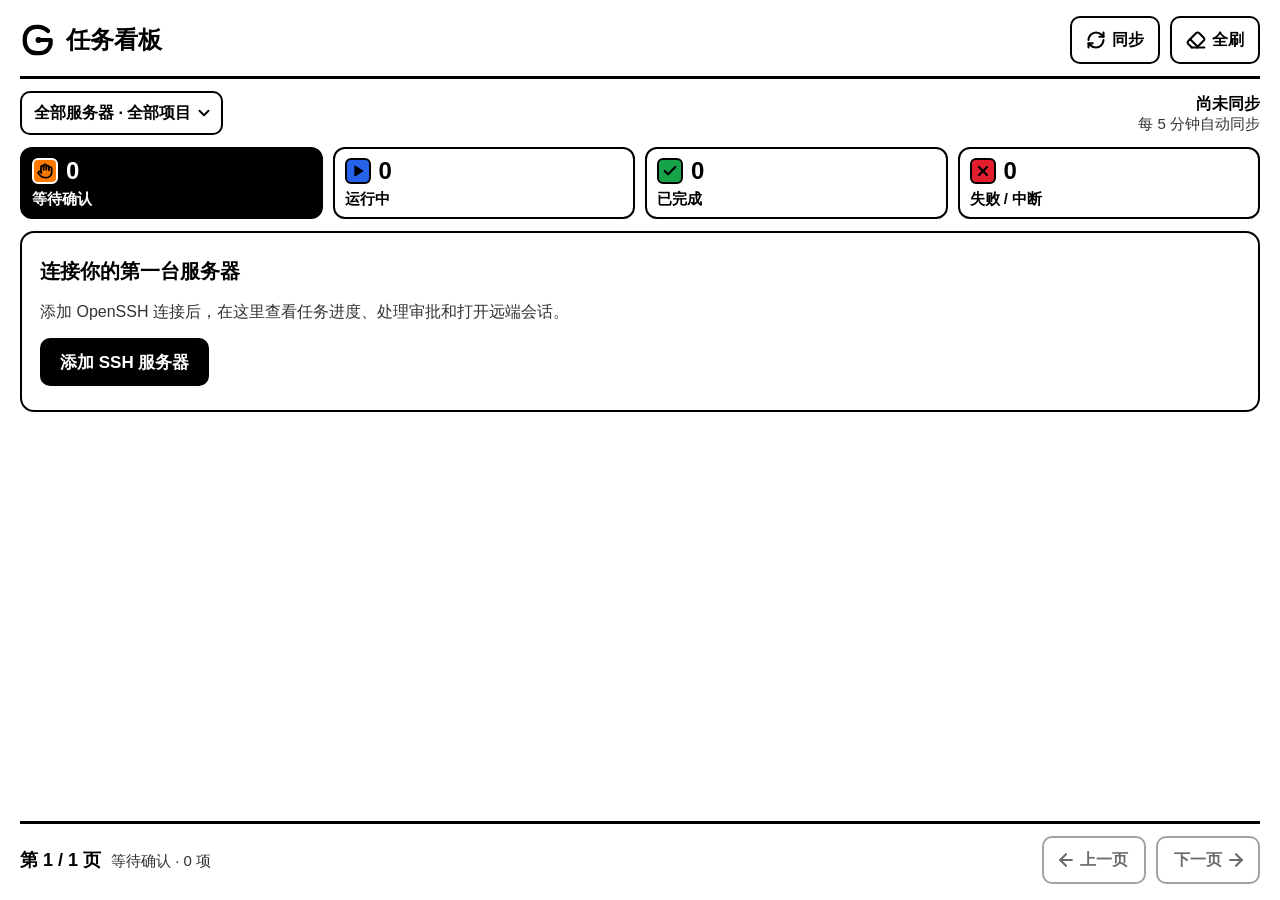
<file: app/src/main/assets/taskboard/index.html>
<!doctype html>
<html lang="zh-CN" data-color-mode="color">
<head>
  <meta charset="utf-8">
  <meta name="viewport" content="width=device-width, initial-scale=1, viewport-fit=cover">
  <meta name="color-scheme" content="light">
  <meta http-equiv="Content-Security-Policy" content="default-src 'none'; script-src 'self'; style-src 'self'; font-src 'self'; img-src 'self' data:; connect-src 'none'; base-uri 'none'; form-action 'none'; frame-src 'none'; object-src 'none'">
  <title>GHub 任务看板</title>
  <link rel="stylesheet" href="board.css">
  <script src="icons.js" defer></script>
  <script src="board.js" defer></script>
</head>
<body>
  <div id="board" class="board">
    <header class="header">
      <span id="brand" class="brand" aria-hidden="true"></span>
      <h1>任务看板</h1>
      <button id="sync" class="button header-button sync-button" type="button"><span id="sync-icon" aria-hidden="true"></span><span>同步</span></button>
      <button id="refresh" class="button header-button" type="button" aria-label="全屏重绘，尝试清除残影"><span id="refresh-icon" aria-hidden="true"></span><span>全刷</span></button>
    </header>

    <div class="filter-row">
      <button id="filter" class="button filter-button" type="button" aria-haspopup="dialog"><span id="filter-label">全部服务器 · 全部项目</span><span id="filter-icon" aria-hidden="true"></span></button>
      <div class="sync-meta" aria-live="polite" aria-atomic="true">
        <span id="sync-time" class="sync-time">尚未同步</span>
        <span id="sync-note" class="sync-note">每 5 分钟自动同步</span>
      </div>
    </div>

    <nav id="tabs" class="tabs" aria-label="任务状态"></nav>
    <main id="tasks" class="tasks" aria-label="等待确认" tabindex="-1"></main>

    <footer class="footer">
      <span id="page-label" class="page-label">第 1 / 1 页</span>
      <span id="page-note" class="page-note">等待确认 · 0 项</span>
      <div class="page-buttons">
        <button id="previous" class="button page-button" type="button" disabled><span id="previous-icon" aria-hidden="true"></span><span>上一页</span></button>
        <button id="next" class="button page-button" type="button" disabled><span>下一页</span><span id="next-icon" aria-hidden="true"></span></button>
      </div>
    </footer>
  </div>

  <div id="modal-backdrop" class="modal-backdrop" hidden>
    <section id="modal" class="modal" role="dialog" aria-modal="true" aria-labelledby="modal-title" tabindex="-1"></section>
  </div>
  <div id="announcement" class="announcement" role="status" aria-live="polite" aria-atomic="true" hidden></div>
  <div id="refresh-flash" class="refresh-flash" aria-hidden="true" hidden></div>
</body>
</html>
</file>
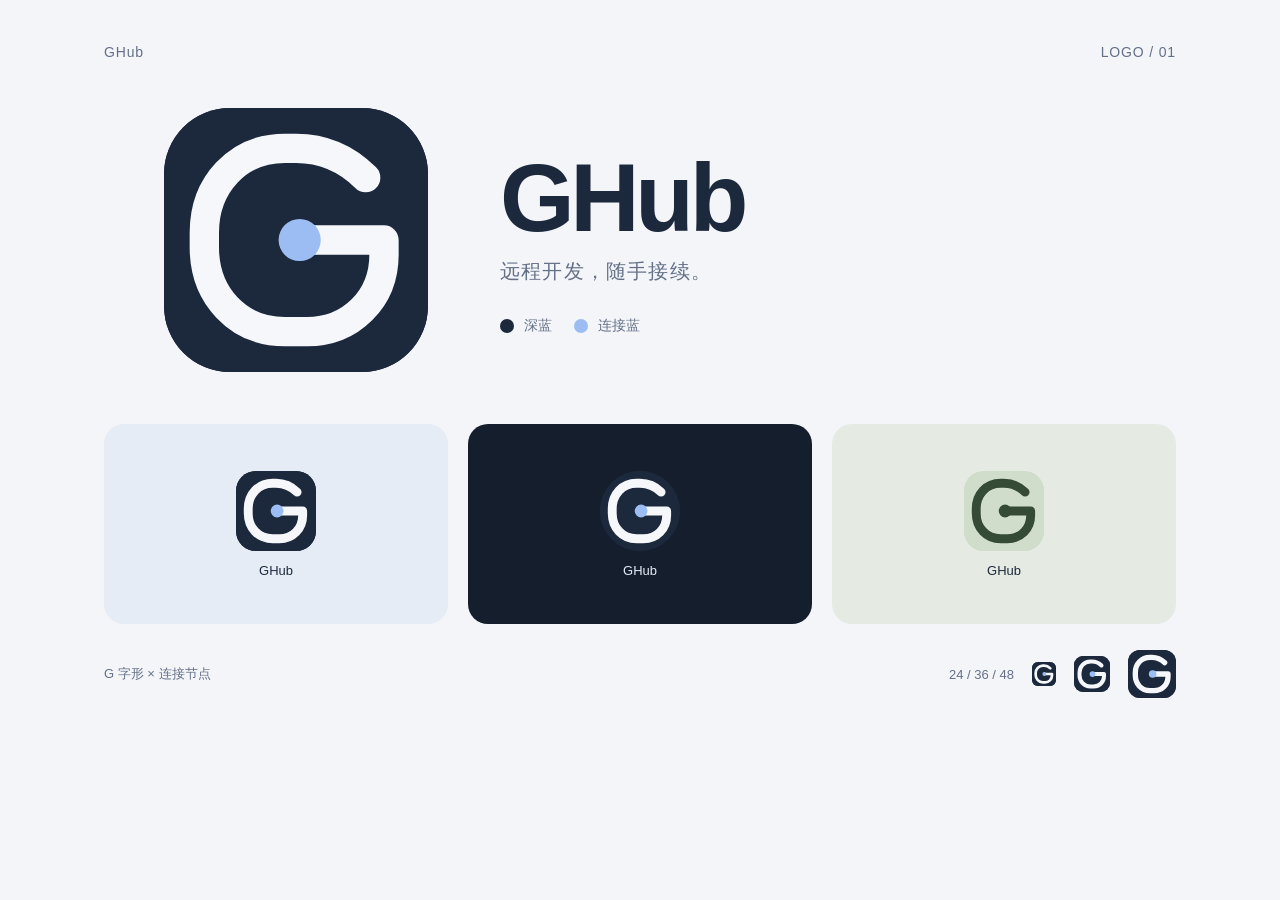
<file: app/design/brand/preview.html>
<!doctype html>
<html lang="zh-CN">
<meta charset="utf-8">
<meta name="viewport" content="width=device-width, initial-scale=1">
<title>GHub · Logo</title>
<style>
  * { box-sizing: border-box; }
  body { margin: 0; color: #1c293d; background: #f3f5f9; font-family: "Red Hat Display", "Noto Sans CJK SC", sans-serif; }
  main { max-width: 1200px; padding: 44px 64px 48px; margin: auto; }
  header { display: flex; justify-content: space-between; color: #647087; font-size: 14px; letter-spacing: .06em; }
  .hero { display: flex; align-items: center; gap: 72px; padding: 48px 60px 52px; }
  .icon { width: var(--size, 80px); height: var(--size, 80px); border-radius: 25%; overflow: hidden; flex-shrink: 0; background: #1c293d; }
  .icon svg { display: block; width: 100%; height: 100%; }
  .hero .icon { --size: 264px; }
  h1 { margin: 0 0 8px; font-size: 96px; line-height: 1.1; font-weight: 600; letter-spacing: -.045em; }
  .tagline { color: #647087; font-size: 20px; letter-spacing: .06em; margin: 0; }
  .detail { display: flex; align-items: center; gap: 10px; margin-top: 32px; color: #647087; font-size: 14px; }
  .swatch { width: 14px; height: 14px; border-radius: 50%; background: #1c293d; }
  .swatch.blue { background: #9bbdf3; margin-left: 12px; }
  .variants { display: grid; grid-template-columns: 1fr 1fr 1fr; gap: 20px; }
  .tile { display: flex; align-items: center; justify-content: center; flex-direction: column; gap: 12px; min-height: 200px; border-radius: 20px; background: #e6ecf5; }
  .tile.dark { color: #e7edf8; background: #151e2d; }
  .tile.themed { background: #e5ebe3; }
  .circle { border-radius: 50%; }
  .themed .icon { background: #d0ddcb; }
  .themed .icon .background { fill: #d0ddcb; }
  .themed .icon .monogram { stroke: #364b35; }
  .themed .icon .hub { fill: #364b35; }
  .label { font-size: 13px; }
  footer { display: flex; align-items: center; justify-content: space-between; padding-top: 26px; color: #647087; font-size: 13px; }
  .small-sizes { display: flex; align-items: center; gap: 18px; }
  @media (max-width: 760px) { main { padding: 28px 24px; } .hero { flex-direction: column; gap: 28px; padding: 40px 0; text-align: center; } h1 { font-size: 72px; } .detail { justify-content: center; } .variants { grid-template-columns: 1fr; } }
</style>
<main>
  <header><span>GHub</span><span>LOGO / 01</span></header>
  <section class="hero">
    <div class="icon" data-mark aria-label="GHub 应用图标"></div>
    <div>
      <h1>GHub</h1>
      <p class="tagline">远程开发，随手接续。</p>
      <div class="detail"><span class="swatch"></span>深蓝<span class="swatch blue"></span>连接蓝</div>
    </div>
  </section>
  <section class="variants" aria-label="图标适配预览">
    <div class="tile"><div class="icon" data-mark></div><span class="label">GHub</span></div>
    <div class="tile dark"><div class="icon circle" data-mark></div><span class="label">GHub</span></div>
    <div class="tile themed"><div class="icon" data-mark></div><span class="label">GHub</span></div>
  </section>
  <footer><span>G 字形 × 连接节点</span><div class="small-sizes"><span>24 / 36 / 48</span><div class="icon" style="--size:24px" data-mark></div><div class="icon" style="--size:36px" data-mark></div><div class="icon" style="--size:48px" data-mark></div></div></footer>
</main>
<template id="brand-mark">
<!-- brand-mark:start -->
<svg xmlns="http://www.w3.org/2000/svg" width="108" height="108" viewBox="0 0 108 108" role="img" aria-labelledby="title description">
  <title id="title">GHub</title>
  <desc id="description">A rounded G connection path with a blue hub on a deep blue background.</desc>
  <path id="background" fill="#1C293D" d="M0 0H108V108H0Z" />
  <path id="monogram" fill="none" stroke="#F5F7FB" stroke-width="8" stroke-linecap="round" stroke-linejoin="round" d="M73 37C68 32 62 29 54 29H51C38 29 29 39 29 52V56C29 69 38 79 51 79H57C69 79 78 70 78 58V54H55" />
  <path id="hub" fill="#9BBDF3" d="M60.75 54A5.75 5.75 0 1 1 49.25 54A5.75 5.75 0 1 1 60.75 54Z" />
</svg>
<!-- brand-mark:end -->
</template>
<script>
  // The generator embeds the source, so this preview also opens directly offline.
  document.querySelectorAll('[data-mark]').forEach(target => {
      const svg = document.querySelector('#brand-mark').content.querySelector('svg').cloneNode(true);
      svg.setAttribute('viewBox', '18 18 72 72');
      svg.setAttribute('aria-hidden', 'true');
      svg.removeAttribute('aria-labelledby');
      svg.querySelectorAll('[id]').forEach(element => { element.setAttribute('class', element.id); element.removeAttribute('id'); });
      target.appendChild(svg);
  });
</script>
</html>
</file>
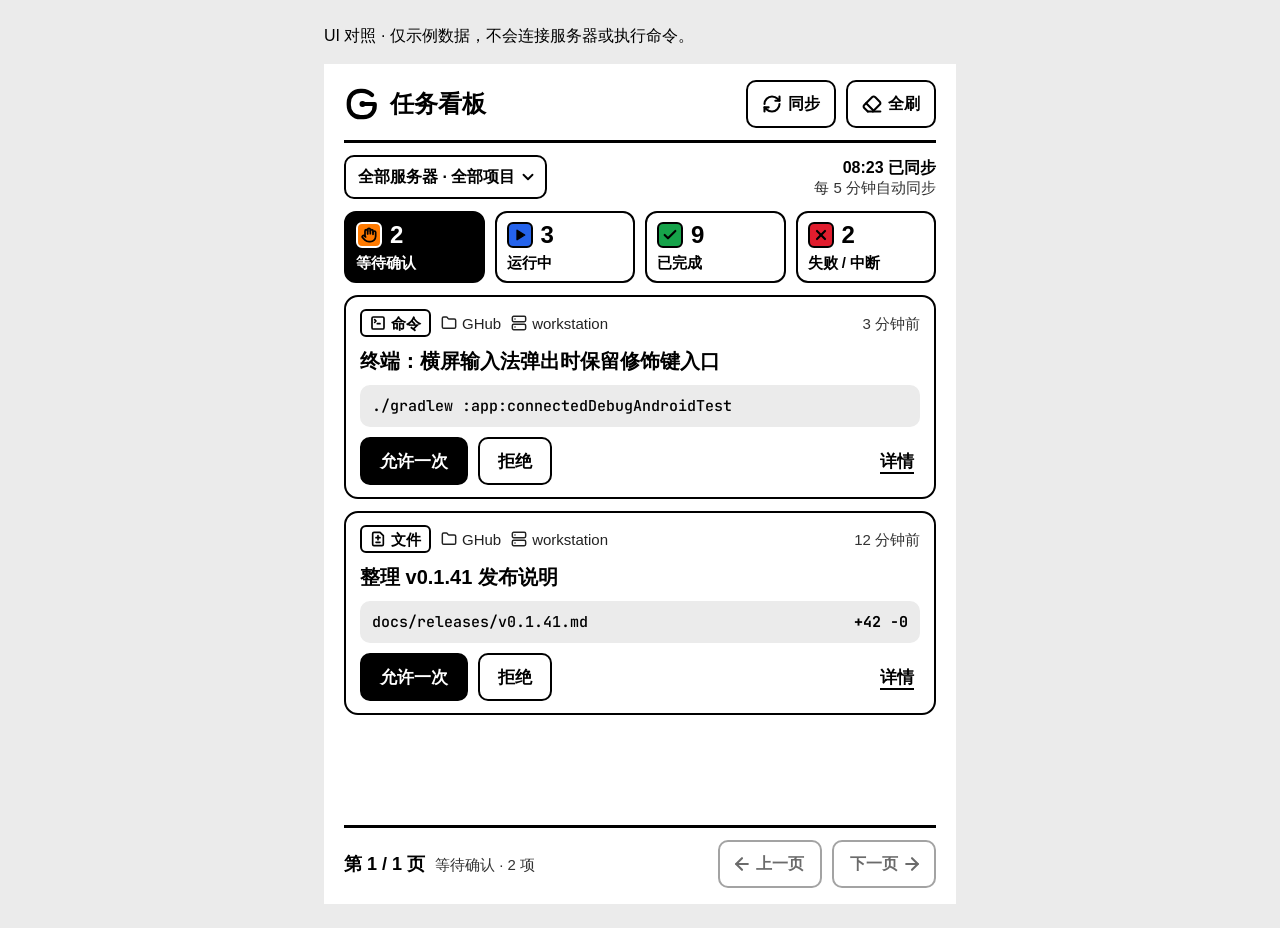
<file: app/design/taskboard/preview.html>
<!doctype html>
<html lang="zh-CN" data-color-mode="color">
<head>
  <meta charset="utf-8">
  <meta name="viewport" content="width=device-width, initial-scale=1, viewport-fit=cover">
  <meta name="color-scheme" content="light">
  <meta http-equiv="Content-Security-Policy" content="default-src 'none'; script-src 'self'; style-src 'self'; font-src 'self'; img-src 'self' data:; connect-src 'none'; base-uri 'none'; form-action 'none'; frame-src 'none'; object-src 'none'">
  <title>GHub UI 对照 · 仅示例数据</title>
  <link rel="stylesheet" href="../../src/main/assets/taskboard/board.css">
  <link rel="stylesheet" href="preview.css">
  <script src="preview-fixture.js" defer></script>
  <script src="../../src/main/assets/taskboard/icons.js" defer></script>
  <script src="../../src/main/assets/taskboard/board.js" defer></script>
</head>
<body>
  <p class="preview-label">UI 对照 · 仅示例数据，不会连接服务器或执行命令。</p>
  <div id="board" class="board">
    <header class="header">
      <span id="brand" class="brand" aria-hidden="true"></span>
      <h1>任务看板</h1>
      <button id="sync" class="button header-button sync-button" type="button"><span id="sync-icon" aria-hidden="true"></span><span>同步</span></button>
      <button id="refresh" class="button header-button" type="button" aria-label="全屏重绘，尝试清除残影"><span id="refresh-icon" aria-hidden="true"></span><span>全刷</span></button>
    </header>

    <div class="filter-row">
      <button id="filter" class="button filter-button" type="button" aria-haspopup="dialog"><span id="filter-label">全部服务器 · 全部项目</span><span id="filter-icon" aria-hidden="true"></span></button>
      <div class="sync-meta" aria-live="polite" aria-atomic="true">
        <span id="sync-time" class="sync-time">尚未同步</span>
        <span id="sync-note" class="sync-note">每 5 分钟自动同步</span>
      </div>
    </div>

    <nav id="tabs" class="tabs" aria-label="任务状态"></nav>
    <main id="tasks" class="tasks" aria-label="等待确认" tabindex="-1"></main>

    <footer class="footer">
      <span id="page-label" class="page-label">第 1 / 1 页</span>
      <span id="page-note" class="page-note">等待确认 · 0 项</span>
      <div class="page-buttons">
        <button id="previous" class="button page-button" type="button" disabled><span id="previous-icon" aria-hidden="true"></span><span>上一页</span></button>
        <button id="next" class="button page-button" type="button" disabled><span>下一页</span><span id="next-icon" aria-hidden="true"></span></button>
      </div>
    </footer>
  </div>

  <div id="modal-backdrop" class="modal-backdrop" hidden>
    <section id="modal" class="modal" role="dialog" aria-modal="true" aria-labelledby="modal-title" tabindex="-1"></section>
  </div>
  <div id="announcement" class="announcement" role="status" aria-live="polite" aria-atomic="true" hidden></div>
  <div id="refresh-flash" class="refresh-flash" aria-hidden="true" hidden></div>
</body>
</html>
</file>
<file: app/src/main/assets/taskboard/board.css>
/* Layout, measurements, colors and SVGs follow the supplied 632 × 840 HTML. */
@font-face {
  font-family: 'JetBrains Mono';
  font-style: normal;
  font-weight: 100 900;
  font-display: swap;
  src: url('jetbrains-mono.woff2') format('woff2');
}

:root {
  color-scheme: light;
  --wait: #FF7A00;
  --wait-ink: #000000;
  --run: #2563EB;
  --run-ink: #000000;
  --done: #16A34A;
  --done-ink: #000000;
  --failed: #E11D2E;
  --failed-ink: #000000;
  --stopped: #A3A3A3;
  --stopped-ink: #000000;
  --segment: #2563EB;
}

:root[data-color-mode='monochrome'] {
  --wait: #000000;
  --wait-ink: #FFFFFF;
  --run: #5C5C5C;
  --run-ink: #FFFFFF;
  --done: #D4D4D4;
  --done-ink: #000000;
  --failed: #FFFFFF;
  --failed-ink: #000000;
  --stopped: #FFFFFF;
  --stopped-ink: #000000;
  --segment: #5C5C5C;
}

* { box-sizing: border-box; }
html, body { margin: 0; width: 100%; height: 100%; background: #FFFFFF; color: #000000; }
body, button, select, input { font-family: 'Noto Sans SC', 'PingFang SC', 'Microsoft YaHei', sans-serif; }
button, select, input { color: #000000; }
button { cursor: pointer; }
button:disabled { cursor: default; }
button, a, select, input { -webkit-tap-highlight-color: transparent; }
button:focus-visible, select:focus-visible, input:focus-visible, .task-card[tabindex]:focus-visible {
  outline: 3px solid #000000;
  outline-offset: 3px;
}
svg { display: block; flex-shrink: 0; }
[hidden] { display: none !important; }

.board {
  width: 100%;
  height: 100%;
  height: 100dvh;
  min-height: 0;
  margin: 0 auto;
  padding: 16px 20px;
  display: flex;
  flex-direction: column;
  gap: 12px;
  overflow: hidden;
  background: #FFFFFF;
}
.header { display: flex; align-items: center; gap: 10px; padding-bottom: 12px; border-bottom: 3px solid #000000; flex-shrink: 0; }
.brand { flex-shrink: 0; }
.header h1 { margin: 0; font-size: 24px; line-height: 32px; font-weight: 900; white-space: nowrap; }
.button {
  height: 48px;
  padding: 0 18px;
  border: 2px solid #000000;
  border-radius: 10px;
  background: #FFFFFF;
  color: #000000;
  font-size: 17px;
  font-weight: 700;
  display: inline-flex;
  align-items: center;
  justify-content: center;
  gap: 6px;
  white-space: nowrap;
  flex-shrink: 0;
}
.button:disabled { border-color: #A3A3A3; color: #6B6B6B; background: #FFFFFF; }
.button.primary { background: #000000; color: #FFFFFF; }
.button.primary:disabled { background: #EBEBEB; color: #6B6B6B; border-color: #A3A3A3; }
.header-button { padding: 0 14px; font-size: 16px; }
.sync-button { margin-left: auto; }
.filter-row { display: flex; align-items: center; gap: 10px; flex-shrink: 0; min-width: 0; }
.filter-button { height: 44px; padding: 0 8px 0 12px; gap: 4px; font-size: 16px; min-width: 0; flex-shrink: 1; }
#filter-label { overflow: hidden; text-overflow: ellipsis; white-space: nowrap; }
.sync-meta { margin-left: auto; display: flex; flex-direction: column; align-items: flex-end; white-space: nowrap; flex-shrink: 0; }
.sync-time { font-size: 16px; line-height: 21px; font-weight: 700; }
.sync-note { font-size: 15px; line-height: 20px; font-weight: 500; color: #333333; }
.tabs { display: grid; grid-template-columns: repeat(4, minmax(0, 1fr)); gap: 10px; flex-shrink: 0; }
.tab { height: 72px; padding: 8px 10px; border: 2px solid #000000; border-radius: 12px; background: #FFFFFF; color: #000000; display: flex; flex-direction: column; justify-content: space-between; align-items: flex-start; text-align: left; min-width: 0; }
.tab[aria-pressed='true'] { background: #000000; color: #FFFFFF; }
.tab-top { display: flex; align-items: center; gap: 8px; }
.status-icon { width: 26px; height: 26px; border: 2px solid #000000; border-radius: 6px; display: flex; align-items: center; justify-content: center; flex-shrink: 0; }
.tab[aria-pressed='true'] .status-icon { border-color: #FFFFFF; }
.state-wait { background: var(--wait); color: var(--wait-ink); }
.state-run { background: var(--run); color: var(--run-ink); }
.state-done { background: var(--done); color: var(--done-ink); }
.state-failed { background: var(--failed); color: var(--failed-ink); }
.state-stopped { background: var(--stopped); color: var(--stopped-ink); }
.tab-count { font-size: 24px; line-height: 28px; font-weight: 900; }
.tab-label { font-size: 15px; line-height: 20px; font-weight: 700; white-space: nowrap; }
.tasks { flex: 1; min-height: 0; overflow-x: hidden; overflow-y: auto; overscroll-behavior: contain; scrollbar-width: thin; }
.task-stack { display: flex; flex-direction: column; gap: 12px; }
.task-card { border: 2px solid #000000; border-radius: 14px; padding: 12px 14px; display: flex; flex-direction: column; gap: 10px; background: #FFFFFF; }
.task-card.running { gap: 8px; cursor: pointer; }
.meta { display: flex; align-items: center; gap: 10px; font-size: 15px; line-height: 21px; font-weight: 500; color: #222222; white-space: nowrap; min-width: 0; }
.meta-part { display: inline-flex; align-items: center; gap: 5px; min-width: 0; }
.meta-text { overflow: hidden; text-overflow: ellipsis; }
.meta-time { margin-left: auto; color: #333333; flex-shrink: 0; }
.approval-kind { display: inline-flex; align-items: center; gap: 5px; height: 28px; padding: 0 8px; border: 2px solid #000000; border-radius: 6px; font-weight: 700; color: #000000; flex-shrink: 0; }
.task-title { margin: 0; font-size: 20px; line-height: 28px; font-weight: 700; display: -webkit-box; -webkit-line-clamp: 2; -webkit-box-orient: vertical; overflow: hidden; overflow-wrap: anywhere; }
.code { background: #EBEBEB; border-radius: 10px; padding: 10px 12px; font-family: 'JetBrains Mono', ui-monospace, Menlo, monospace; font-size: 15px; line-height: 22px; font-weight: 500; word-break: break-all; white-space: pre-wrap; }
.file-summary { display: flex; justify-content: space-between; align-items: flex-start; gap: 12px; white-space: normal; }
.file-path { min-width: 0; overflow: hidden; text-overflow: ellipsis; white-space: nowrap; }
.file-diff { font-weight: 700; white-space: nowrap; flex-shrink: 0; }
.card-actions { display: flex; align-items: center; gap: 10px; }
.details-link { margin-left: auto; height: 48px; padding: 0 6px; border: 0; border-radius: 0; background: #FFFFFF; display: inline-flex; align-items: center; font-size: 17px; font-weight: 700; color: #000000; text-decoration: underline; text-decoration-thickness: 2px; text-underline-offset: 5px; }
.connection-note { margin: 0; color: #333333; font-size: 14px; line-height: 21px; }
.plan { display: flex; align-items: center; gap: 12px; }
.plan-label { font-size: 15px; line-height: 21px; font-weight: 700; white-space: nowrap; }
.plan-segments { flex: 1; display: flex; gap: 5px; min-width: 0; }
.plan-segment { flex: 1; min-width: 0; height: 14px; border: 2px solid #000000; border-radius: 3px; background: #FFFFFF; }
.plan-segment.completed { background: var(--segment); }
.plan-segment.in-progress { background: #000000; }
.current { margin: 0; font-size: 15px; line-height: 21px; white-space: nowrap; overflow: hidden; text-overflow: ellipsis; }
.current strong { font-weight: 700; }
.current-value { font-weight: 500; }
.current-value.command { font-family: 'JetBrains Mono', ui-monospace, Menlo, monospace; }
.completed-list { display: flex; flex-direction: column; }
.completed-task { display: flex; align-items: center; gap: 12px; width: 100%; min-height: 64px; padding: 8px 2px; border: 0; border-bottom: 2px solid #BDBDBD; background: #FFFFFF; color: #000000; text-align: left; }
.completed-text { display: flex; flex-direction: column; flex: 1; min-width: 0; }
.completed-title { font-size: 18px; line-height: 26px; font-weight: 700; white-space: nowrap; overflow: hidden; text-overflow: ellipsis; }
.completed-summary { font-size: 15px; line-height: 21px; font-weight: 500; color: #333333; white-space: nowrap; overflow: hidden; text-overflow: ellipsis; }
.unread { height: 28px; padding: 0 10px; border-radius: 14px; background: #000000; color: #FFFFFF; font-size: 15px; font-weight: 700; display: inline-flex; align-items: center; flex-shrink: 0; }
.failure-icon { width: 28px; height: 28px; }
.failure-label { font-size: 16px; font-weight: 700; color: #000000; flex-shrink: 0; }
.failure-code { display: flex; flex-direction: column; gap: 2px; }
.failure-result { font-family: 'Noto Sans SC', 'PingFang SC', 'Microsoft YaHei', sans-serif; font-weight: 700; }
.footer { display: flex; align-items: center; gap: 10px; padding-top: 12px; border-top: 3px solid #000000; flex-shrink: 0; }
.page-label { font-size: 18px; line-height: 24px; font-weight: 900; white-space: nowrap; }
.page-note { font-size: 15px; line-height: 21px; font-weight: 500; color: #333333; white-space: nowrap; }
.page-buttons { display: flex; gap: 10px; margin-left: auto; }
.page-button { font-size: 16px; gap: 4px; }
#previous { padding: 0 16px 0 12px; }
#next { padding: 0 12px 0 16px; }

/* Functional states reuse the source's flat, high-contrast visual vocabulary. */
.empty { border: 2px solid #000000; border-radius: 14px; padding: 24px 18px; display: flex; flex-direction: column; align-items: flex-start; gap: 14px; }
.empty h2 { margin: 0; font-size: 20px; line-height: 28px; }
.empty p { margin: 0; font-size: 16px; line-height: 25px; color: #333333; overflow-wrap: anywhere; }
.empty-actions { display: flex; flex-wrap: wrap; gap: 10px; }
.load-more { margin-top: 12px; width: 100%; }
.modal-backdrop { position: fixed; top: 0; right: 0; bottom: 0; left: 0; inset: 0; background: rgba(255,255,255,.94); z-index: 20; display: flex; align-items: center; justify-content: center; padding: 16px; }
.modal { width: 100%; max-width: 592px; max-height: calc(100% - 12px); overflow-y: auto; overscroll-behavior: contain; border: 3px solid #000000; border-radius: 14px; padding: 20px; background: #FFFFFF; display: flex; flex-direction: column; gap: 16px; }
.modal-heading { display: flex; align-items: center; justify-content: space-between; gap: 12px; }
.modal h2 { margin: 0; font-size: 22px; line-height: 30px; font-weight: 900; }
.modal h3 { margin: 0; font-size: 18px; line-height: 26px; font-weight: 700; }
.modal p { margin: 0; font-size: 16px; line-height: 25px; overflow-wrap: anywhere; }
.close-button { width: 44px; height: 44px; padding: 0; font-size: 25px; }
.field { display: flex; flex-direction: column; gap: 8px; font-size: 16px; line-height: 24px; font-weight: 700; }
.field select { width: 100%; min-height: 48px; border: 2px solid #000000; border-radius: 10px; padding: 8px 12px; background: #FFFFFF; font-size: 16px; }
.modal-actions { display: flex; align-items: center; flex-wrap: wrap; gap: 10px; }
.modal-divider { margin: 0; width: 100%; border: 0; border-top: 2px solid #000000; }
.host-status { display: flex; flex-direction: column; gap: 6px; padding: 12px; border: 2px solid #000000; border-radius: 10px; }
.host-status strong { font-size: 16px; line-height: 24px; overflow-wrap: anywhere; }
.host-status p, .modal .hint { color: #333333; font-size: 15px; line-height: 23px; }
.mode-field { display: flex; align-items: center; gap: 10px; font-size: 16px; font-weight: 700; }
.mode-field input { width: 22px; height: 22px; accent-color: #000000; }
.approval-content { display: flex; flex-direction: column; gap: 10px; }
.approval-content .code { max-height: 220px; overflow-y: auto; }
.approval-file-list { margin: 0; padding-left: 20px; overflow-wrap: anywhere; }
.approval-file-list li { margin-bottom: 8px; }
.approval-details { display: flex; flex-direction: column; gap: 6px; }
.announcement { position: fixed; left: 16px; right: 16px; bottom: 16px; max-width: 592px; margin: 0 auto; background: #000000; color: #FFFFFF; border: 2px solid #000000; border-radius: 10px; padding: 12px 16px; font-size: 16px; line-height: 24px; z-index: 30; }
.refresh-flash { position: fixed; top: 0; right: 0; bottom: 0; left: 0; inset: 0; background: #000000; z-index: 100; pointer-events: none; }

/* One startup layout probe, not @supports(gap), selects the legacy WebView branch. */
.flex-gap-probe { position: absolute; top: -9999px; left: -9999px; display: flex; flex-direction: column; row-gap: 1px; width: 1px; visibility: hidden; pointer-events: none; }
.flex-gap-probe > div { flex: none; height: 1px; min-height: 1px; }

/* Only engines that failed the real flex layout probe receive margin spacing.
   Grid gaps are left intact, and existing auto margins keep their alignment role. */
:root[data-flex-gap='unsupported'] .board > * + *,
:root[data-flex-gap='unsupported'] .task-stack > * + * { margin-top: 12px; }
:root[data-flex-gap='unsupported'] .task-card > * + *,
:root[data-flex-gap='unsupported'] .approval-content > * + * { margin-top: 10px; }
:root[data-flex-gap='unsupported'] .task-card.running > * + * { margin-top: 8px; }
:root[data-flex-gap='unsupported'] .failure-code > * + * { margin-top: 2px; }
:root[data-flex-gap='unsupported'] .empty > * + * { margin-top: 14px; }
:root[data-flex-gap='unsupported'] .modal > * + * { margin-top: 16px; }
:root[data-flex-gap='unsupported'] .field > select { margin-top: 8px; }
:root[data-flex-gap='unsupported'] .host-status > * + *,
:root[data-flex-gap='unsupported'] .approval-details > * + * { margin-top: 6px; }

:root[data-flex-gap='unsupported'] .header > :not(:last-child),
:root[data-flex-gap='unsupported'] .filter-row > :not(:last-child),
:root[data-flex-gap='unsupported'] .meta > :not(:last-child),
:root[data-flex-gap='unsupported'] .card-actions > :not(:last-child),
:root[data-flex-gap='unsupported'] .footer > :not(:last-child) { margin-right: 10px; }
:root[data-flex-gap='unsupported'] .button > * + * { margin-left: 6px; }
:root[data-flex-gap='unsupported'] .filter-button > * + *,
:root[data-flex-gap='unsupported'] .page-button > * + * { margin-left: 4px; }
:root[data-flex-gap='unsupported'] .tab-top > * + * { margin-left: 8px; }
:root[data-flex-gap='unsupported'] .meta-part > * + *,
:root[data-flex-gap='unsupported'] .approval-kind > * + *,
:root[data-flex-gap='unsupported'] .plan-segments > * + * { margin-left: 5px; }
:root[data-flex-gap='unsupported'] .file-summary > * + *,
:root[data-flex-gap='unsupported'] .plan > * + *,
:root[data-flex-gap='unsupported'] .completed-task > * + *,
:root[data-flex-gap='unsupported'] .modal-heading > * + * { margin-left: 12px; }
:root[data-flex-gap='unsupported'] .page-buttons > * + *,
:root[data-flex-gap='unsupported'] .mode-field > * + * { margin-left: 10px; }

/* These supplemental action rows wrap. Offset the first row's top margin so
   a wrapped second row gains space without adding extra space above the row. */
:root[data-flex-gap='unsupported'] .modal > .modal-actions { margin-top: 6px; }
:root[data-flex-gap='unsupported'] .empty > .empty-actions { margin-top: 4px; }
:root[data-flex-gap='unsupported'] .modal-actions > *,
:root[data-flex-gap='unsupported'] .empty-actions > * { margin-top: 10px; }
:root[data-flex-gap='unsupported'] .modal-actions > :not(:last-child),
:root[data-flex-gap='unsupported'] .empty-actions > :not(:last-child) { margin-right: 10px; }

@media (max-width: 560px) {
  .board { padding: 16px; }
  .footer { flex-wrap: wrap; }
  .page-buttons { gap: 8px; }
  .page-note { font-size: 14px; }
  .page-label { font-size: 16px; }
  .meta { gap: 8px; }
  .meta-time { font-size: 13px; }
  .failure-meta { flex-wrap: wrap; }
  .failure-meta .meta-time { margin-left: auto; }
  :root[data-flex-gap='unsupported'] .meta > :not(:last-child) { margin-right: 8px; }
  :root[data-flex-gap='unsupported'] .page-buttons > * + * { margin-left: 8px; }
  :root[data-flex-gap='unsupported'] .failure-meta { margin-top: -8px; }
  :root[data-flex-gap='unsupported'] .failure-meta > * { margin-top: 8px; }
  :root[data-flex-gap='unsupported'] .footer { padding-top: 2px; }
  :root[data-flex-gap='unsupported'] .footer > * { margin-top: 10px; }
}

@media (max-width: 460px) {
  .board { padding: 12px; gap: 10px; }
  .header { gap: 8px; }
  .brand svg { width: 28px; height: 28px; }
  .header h1 { font-size: 22px; line-height: 30px; }
  .header-button { padding: 0 8px; font-size: 15px; gap: 4px; }
  .header-button svg { width: 18px; height: 18px; }
  .filter-row { gap: 8px; }
  .filter-button { font-size: 14px; padding-left: 8px; }
  .sync-time { font-size: 14px; }
  .sync-note { font-size: 12px; }
  .tabs { gap: 6px; }
  .tab { padding: 8px 7px; }
  .tab-top { gap: 6px; }
  .tab-count { font-size: 22px; }
  .tab-label { font-size: 13px; }
  .task-card { padding: 12px; }
  .meta { flex-wrap: wrap; column-gap: 8px; row-gap: 6px; font-size: 14px; }
  .meta-time { font-size: 13px; }
  .meta-part { max-width: 45%; }
  .approval-kind { font-size: 14px; }
  .task-title { font-size: 19px; line-height: 27px; }
  .card-actions { gap: 8px; }
  .card-actions .button { padding: 0 12px; font-size: 16px; }
  .footer { row-gap: 10px; column-gap: 8px; }
  .page-buttons { width: 100%; justify-content: space-between; }
  .page-button { flex: 1; }
  .modal { padding: 16px; }
  :root[data-flex-gap='unsupported'] .board > * + * { margin-top: 10px; }
  :root[data-flex-gap='unsupported'] .header > :not(:last-child),
  :root[data-flex-gap='unsupported'] .filter-row > :not(:last-child),
  :root[data-flex-gap='unsupported'] .card-actions > :not(:last-child),
  :root[data-flex-gap='unsupported'] .footer > :not(:last-child) { margin-right: 8px; }
  :root[data-flex-gap='unsupported'] .header-button > * + * { margin-left: 4px; }
  :root[data-flex-gap='unsupported'] .tab-top > * + * { margin-left: 6px; }
  :root[data-flex-gap='unsupported'] .meta { margin-top: -6px; }
  :root[data-flex-gap='unsupported'] .meta > * { margin-top: 6px; }
}

@media (max-width: 340px) {
  .header { flex-wrap: wrap; }
  .sync-button { margin-left: auto; }
  .header h1 { font-size: 20px; }
  .header-button { padding: 0 6px; }
  .header-button svg { display: none; }
  .tab-label { font-size: 12px; }
  .tab-count { font-size: 20px; }
  .tab-top { gap: 4px; }
  .tab { padding: 8px 5px; }
  .status-icon { width: 24px; height: 24px; }
  .filter-row { align-items: flex-start; flex-direction: column; }
  .filter-button { width: 100%; justify-content: space-between; }
  .sync-meta { flex-direction: row; width: 100%; align-items: center; justify-content: space-between; }
  :root[data-flex-gap='unsupported'] .tab-top > * + * { margin-left: 4px; }
  :root[data-flex-gap='unsupported'] .filter-row > :not(:last-child) { margin-right: 0; }
  :root[data-flex-gap='unsupported'] .filter-row > * + * { margin-top: 8px; }
}

/* Fixed controls use about 322px vertically, or 440px with the narrow footer.
   Short windows scroll the whole page so cards and their actions retain their
   natural height. The 632 × 840 reference keeps its internal task scroller. */
@media (max-height: 600px), (max-width: 460px) and (max-height: 700px) {
  .board {
    height: auto;
    min-height: 100%;
    min-height: 100dvh;
    overflow: visible;
  }
  .tasks { flex: none; overflow: visible; }
}
</file>
<file: app/design/taskboard/preview.css>
body { width: auto; height: auto; min-width: 680px; padding: 24px; background: #EBEBEB; }
.preview-label { max-width: 632px; margin: 0 auto 16px; font: 16px/24px sans-serif; color: #000000; }
.board { width: 632px; height: 840px; max-width: 632px; min-height: 840px; }
</file>
